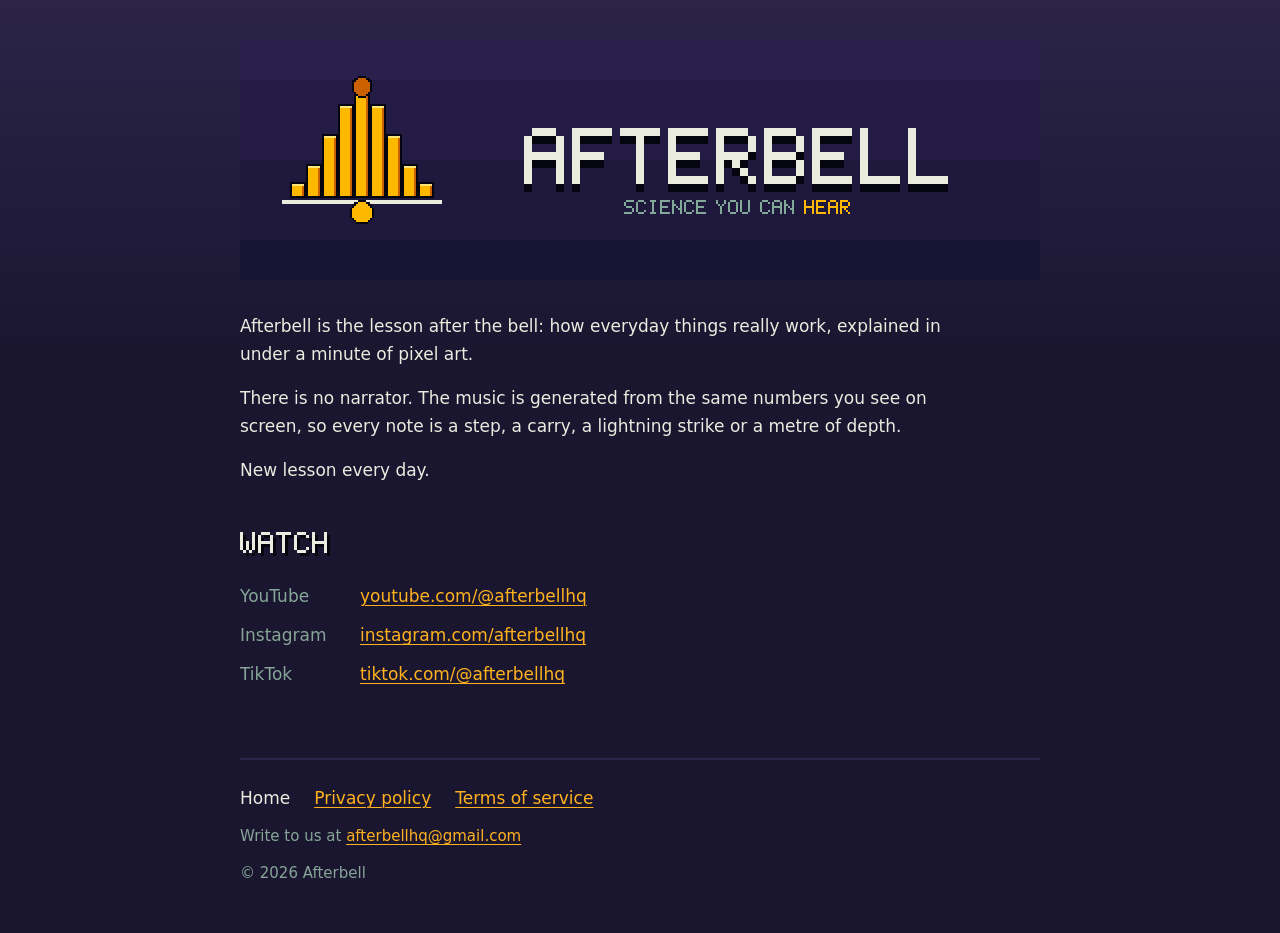
<file: index.html>
<!doctype html>
<html lang="en">
  <head>
    <meta charset="utf-8">
    <meta name="viewport" content="width=device-width, initial-scale=1">
    <title>Afterbell: science you can hear</title>
    <meta name="description" content="Afterbell makes short pixel-art science lessons where every sound is a number. Science you can hear.">
    <meta name="color-scheme" content="dark">
    <link rel="icon" href="assets/bell.png" type="image/png">
    <link rel="stylesheet" href="style.css">
  </head>
  <body>
    <main>
      <h1>
        <picture>
          <source media="(max-width: 40rem)" srcset="assets/lockup-stacked.png" width="480" height="480">
          <img class="lockup" src="assets/lockup-wide.png" width="800" height="240" alt="Afterbell: science you can hear">
        </picture>
      </h1>
      <p>Afterbell is the lesson after the bell: how everyday things really work, explained in under a minute of pixel art.</p>
      <p>There is no narrator. The music is generated from the same numbers you see on screen, so every note is a step, a carry, a lightning strike or a metre of depth.</p>
      <p>New lesson every day.</p>
      <h2 class="pixel"><span class="sr">Watch</span><svg aria-hidden="true" viewBox="0 0 30 8" width="90" height="24"><path fill="#05060e" d="M1 1h1v1h-1zM5 1h1v1h-1zM1 2h1v1h-1zM5 2h1v1h-1zM1 3h1v1h-1zM5 3h1v1h-1zM1 4h1v1h-1zM3 4h1v1h-1zM5 4h1v1h-1zM1 5h1v1h-1zM3 5h1v1h-1zM5 5h1v1h-1zM1 6h1v1h-1zM3 6h1v1h-1zM5 6h1v1h-1zM2 7h1v1h-1zM4 7h1v1h-1zM8 1h3v1h-3zM7 2h1v1h-1zM11 2h1v1h-1zM7 3h1v1h-1zM11 3h1v1h-1zM7 4h5v1h-5zM7 5h1v1h-1zM11 5h1v1h-1zM7 6h1v1h-1zM11 6h1v1h-1zM7 7h1v1h-1zM11 7h1v1h-1zM13 1h5v1h-5zM15 2h1v1h-1zM15 3h1v1h-1zM15 4h1v1h-1zM15 5h1v1h-1zM15 6h1v1h-1zM15 7h1v1h-1zM20 1h3v1h-3zM19 2h1v1h-1zM23 2h1v1h-1zM19 3h1v1h-1zM19 4h1v1h-1zM19 5h1v1h-1zM19 6h1v1h-1zM23 6h1v1h-1zM20 7h3v1h-3zM25 1h1v1h-1zM29 1h1v1h-1zM25 2h1v1h-1zM29 2h1v1h-1zM25 3h1v1h-1zM29 3h1v1h-1zM25 4h5v1h-5zM25 5h1v1h-1zM29 5h1v1h-1zM25 6h1v1h-1zM29 6h1v1h-1zM25 7h1v1h-1zM29 7h1v1h-1z"/><path fill="#e9ecdf" d="M0 0h1v1h-1zM4 0h1v1h-1zM0 1h1v1h-1zM4 1h1v1h-1zM0 2h1v1h-1zM4 2h1v1h-1zM0 3h1v1h-1zM2 3h1v1h-1zM4 3h1v1h-1zM0 4h1v1h-1zM2 4h1v1h-1zM4 4h1v1h-1zM0 5h1v1h-1zM2 5h1v1h-1zM4 5h1v1h-1zM1 6h1v1h-1zM3 6h1v1h-1zM7 0h3v1h-3zM6 1h1v1h-1zM10 1h1v1h-1zM6 2h1v1h-1zM10 2h1v1h-1zM6 3h5v1h-5zM6 4h1v1h-1zM10 4h1v1h-1zM6 5h1v1h-1zM10 5h1v1h-1zM6 6h1v1h-1zM10 6h1v1h-1zM12 0h5v1h-5zM14 1h1v1h-1zM14 2h1v1h-1zM14 3h1v1h-1zM14 4h1v1h-1zM14 5h1v1h-1zM14 6h1v1h-1zM19 0h3v1h-3zM18 1h1v1h-1zM22 1h1v1h-1zM18 2h1v1h-1zM18 3h1v1h-1zM18 4h1v1h-1zM18 5h1v1h-1zM22 5h1v1h-1zM19 6h3v1h-3zM24 0h1v1h-1zM28 0h1v1h-1zM24 1h1v1h-1zM28 1h1v1h-1zM24 2h1v1h-1zM28 2h1v1h-1zM24 3h5v1h-5zM24 4h1v1h-1zM28 4h1v1h-1zM24 5h1v1h-1zM28 5h1v1h-1zM24 6h1v1h-1zM28 6h1v1h-1z"/></svg></h2>
      <ul class="profiles">
        <li><span>YouTube</span><a href="https://www.youtube.com/@afterbellhq">youtube.com/@afterbellhq</a></li>
        <li><span>Instagram</span><a href="https://www.instagram.com/afterbellhq/">instagram.com/afterbellhq</a></li>
        <li><span>TikTok</span><a href="https://www.tiktok.com/@afterbellhq">tiktok.com/@afterbellhq</a></li>
      </ul>
    </main>
    <footer>
      <nav aria-label="Site">
        <a href="./" aria-current="page">Home</a>
        <a href="privacy.html">Privacy policy</a>
        <a href="terms.html">Terms of service</a>
      </nav>
      <p>Write to us at <a href="mailto:afterbellhq@gmail.com">afterbellhq@gmail.com</a></p>
      <p>&copy; 2026 Afterbell</p>
    </footer>
  </body>
</html>
</file>
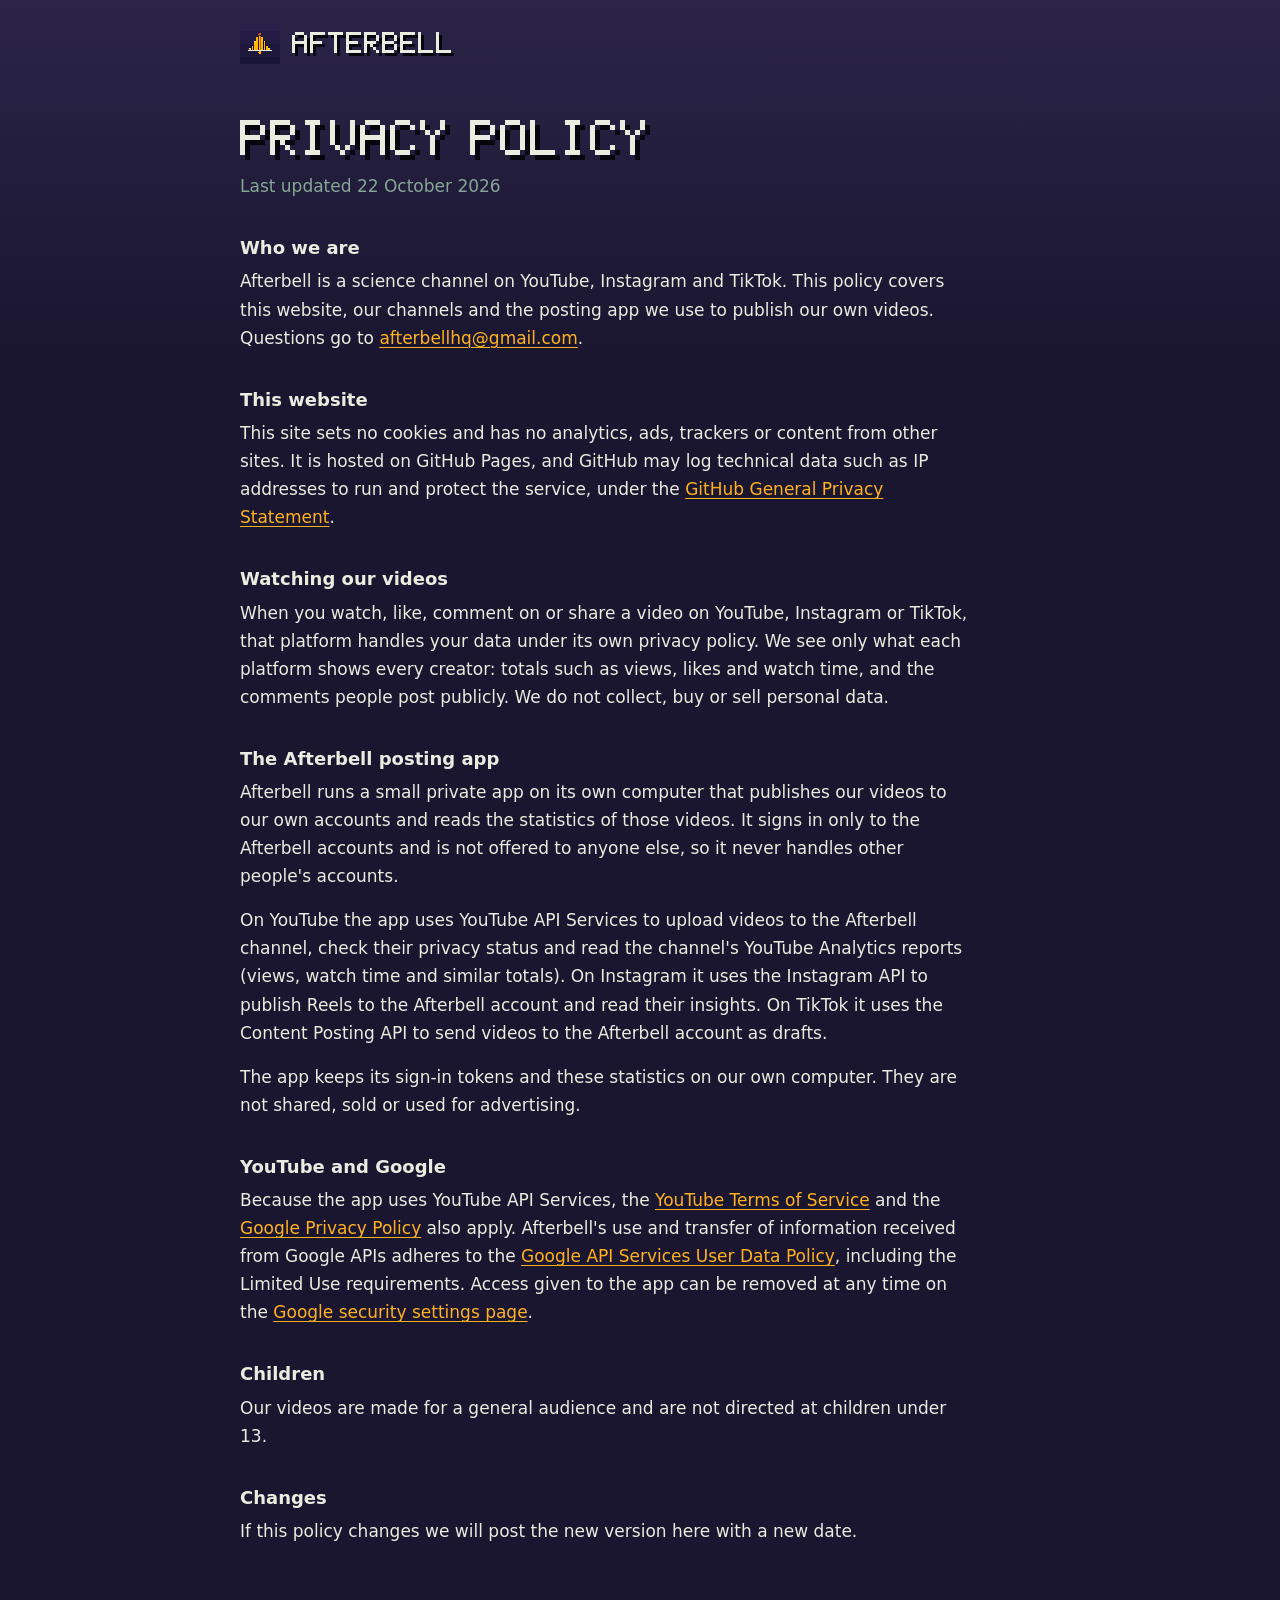
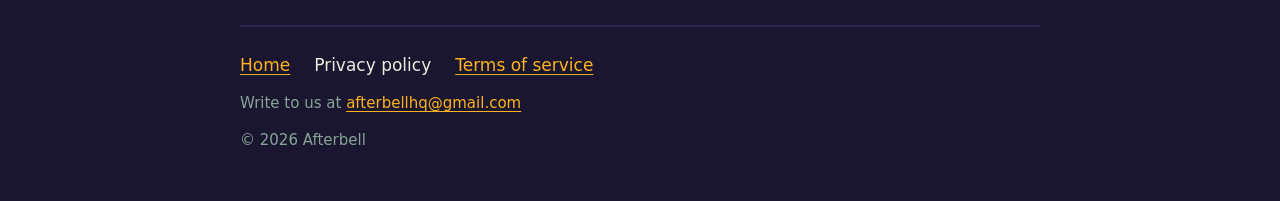
<file: privacy.html>
<!doctype html>
<html lang="en">
  <head>
    <meta charset="utf-8">
    <meta name="viewport" content="width=device-width, initial-scale=1">
    <title>Privacy policy: Afterbell</title>
    <meta name="description" content="How Afterbell handles data on this website, on its channels and in the app it uses to publish its own videos.">
    <meta name="color-scheme" content="dark">
    <link rel="icon" href="assets/bell.png" type="image/png">
    <link rel="stylesheet" href="style.css">
  </head>
  <body>
    <header class="top">
      <a href="./"><img src="assets/bell.png" width="40" height="40" alt=""><span class="sr">Afterbell home</span><svg aria-hidden="true" viewBox="0 0 54 8" width="162" height="24"><path fill="#05060e" d="M2 1h3v1h-3zM1 2h1v1h-1zM5 2h1v1h-1zM1 3h1v1h-1zM5 3h1v1h-1zM1 4h5v1h-5zM1 5h1v1h-1zM5 5h1v1h-1zM1 6h1v1h-1zM5 6h1v1h-1zM1 7h1v1h-1zM5 7h1v1h-1zM7 1h5v1h-5zM7 2h1v1h-1zM7 3h1v1h-1zM7 4h4v1h-4zM7 5h1v1h-1zM7 6h1v1h-1zM7 7h1v1h-1zM13 1h5v1h-5zM15 2h1v1h-1zM15 3h1v1h-1zM15 4h1v1h-1zM15 5h1v1h-1zM15 6h1v1h-1zM15 7h1v1h-1zM19 1h5v1h-5zM19 2h1v1h-1zM19 3h1v1h-1zM19 4h4v1h-4zM19 5h1v1h-1zM19 6h1v1h-1zM19 7h5v1h-5zM25 1h4v1h-4zM25 2h1v1h-1zM29 2h1v1h-1zM25 3h1v1h-1zM29 3h1v1h-1zM25 4h4v1h-4zM25 5h1v1h-1zM27 5h1v1h-1zM25 6h1v1h-1zM28 6h1v1h-1zM25 7h1v1h-1zM29 7h1v1h-1zM31 1h4v1h-4zM31 2h1v1h-1zM35 2h1v1h-1zM31 3h1v1h-1zM35 3h1v1h-1zM31 4h4v1h-4zM31 5h1v1h-1zM35 5h1v1h-1zM31 6h1v1h-1zM35 6h1v1h-1zM31 7h4v1h-4zM37 1h5v1h-5zM37 2h1v1h-1zM37 3h1v1h-1zM37 4h4v1h-4zM37 5h1v1h-1zM37 6h1v1h-1zM37 7h5v1h-5zM43 1h1v1h-1zM43 2h1v1h-1zM43 3h1v1h-1zM43 4h1v1h-1zM43 5h1v1h-1zM43 6h1v1h-1zM43 7h5v1h-5zM49 1h1v1h-1zM49 2h1v1h-1zM49 3h1v1h-1zM49 4h1v1h-1zM49 5h1v1h-1zM49 6h1v1h-1zM49 7h5v1h-5z"/><path fill="#e9ecdf" d="M1 0h3v1h-3zM0 1h1v1h-1zM4 1h1v1h-1zM0 2h1v1h-1zM4 2h1v1h-1zM0 3h5v1h-5zM0 4h1v1h-1zM4 4h1v1h-1zM0 5h1v1h-1zM4 5h1v1h-1zM0 6h1v1h-1zM4 6h1v1h-1zM6 0h5v1h-5zM6 1h1v1h-1zM6 2h1v1h-1zM6 3h4v1h-4zM6 4h1v1h-1zM6 5h1v1h-1zM6 6h1v1h-1zM12 0h5v1h-5zM14 1h1v1h-1zM14 2h1v1h-1zM14 3h1v1h-1zM14 4h1v1h-1zM14 5h1v1h-1zM14 6h1v1h-1zM18 0h5v1h-5zM18 1h1v1h-1zM18 2h1v1h-1zM18 3h4v1h-4zM18 4h1v1h-1zM18 5h1v1h-1zM18 6h5v1h-5zM24 0h4v1h-4zM24 1h1v1h-1zM28 1h1v1h-1zM24 2h1v1h-1zM28 2h1v1h-1zM24 3h4v1h-4zM24 4h1v1h-1zM26 4h1v1h-1zM24 5h1v1h-1zM27 5h1v1h-1zM24 6h1v1h-1zM28 6h1v1h-1zM30 0h4v1h-4zM30 1h1v1h-1zM34 1h1v1h-1zM30 2h1v1h-1zM34 2h1v1h-1zM30 3h4v1h-4zM30 4h1v1h-1zM34 4h1v1h-1zM30 5h1v1h-1zM34 5h1v1h-1zM30 6h4v1h-4zM36 0h5v1h-5zM36 1h1v1h-1zM36 2h1v1h-1zM36 3h4v1h-4zM36 4h1v1h-1zM36 5h1v1h-1zM36 6h5v1h-5zM42 0h1v1h-1zM42 1h1v1h-1zM42 2h1v1h-1zM42 3h1v1h-1zM42 4h1v1h-1zM42 5h1v1h-1zM42 6h5v1h-5zM48 0h1v1h-1zM48 1h1v1h-1zM48 2h1v1h-1zM48 3h1v1h-1zM48 4h1v1h-1zM48 5h1v1h-1zM48 6h5v1h-5z"/></svg></a>
    </header>
    <main>
      <article class="legal">
      <h1 class="pixel"><span class="sr">Privacy policy</span><svg aria-hidden="true" viewBox="0 0 82 8" width="410" height="40"><path fill="#05060e" d="M1 1h4v1h-4zM1 2h1v1h-1zM5 2h1v1h-1zM1 3h1v1h-1zM5 3h1v1h-1zM1 4h4v1h-4zM1 5h1v1h-1zM1 6h1v1h-1zM1 7h1v1h-1zM7 1h4v1h-4zM7 2h1v1h-1zM11 2h1v1h-1zM7 3h1v1h-1zM11 3h1v1h-1zM7 4h4v1h-4zM7 5h1v1h-1zM9 5h1v1h-1zM7 6h1v1h-1zM10 6h1v1h-1zM7 7h1v1h-1zM11 7h1v1h-1zM14 1h3v1h-3zM15 2h1v1h-1zM15 3h1v1h-1zM15 4h1v1h-1zM15 5h1v1h-1zM15 6h1v1h-1zM14 7h3v1h-3zM19 1h1v1h-1zM23 1h1v1h-1zM19 2h1v1h-1zM23 2h1v1h-1zM19 3h1v1h-1zM23 3h1v1h-1zM19 4h1v1h-1zM23 4h1v1h-1zM19 5h1v1h-1zM23 5h1v1h-1zM20 6h1v1h-1zM22 6h1v1h-1zM21 7h1v1h-1zM26 1h3v1h-3zM25 2h1v1h-1zM29 2h1v1h-1zM25 3h1v1h-1zM29 3h1v1h-1zM25 4h5v1h-5zM25 5h1v1h-1zM29 5h1v1h-1zM25 6h1v1h-1zM29 6h1v1h-1zM25 7h1v1h-1zM29 7h1v1h-1zM32 1h3v1h-3zM31 2h1v1h-1zM35 2h1v1h-1zM31 3h1v1h-1zM31 4h1v1h-1zM31 5h1v1h-1zM31 6h1v1h-1zM35 6h1v1h-1zM32 7h3v1h-3zM37 1h1v1h-1zM41 1h1v1h-1zM37 2h1v1h-1zM41 2h1v1h-1zM38 3h1v1h-1zM40 3h1v1h-1zM39 4h1v1h-1zM39 5h1v1h-1zM39 6h1v1h-1zM39 7h1v1h-1zM47 1h4v1h-4zM47 2h1v1h-1zM51 2h1v1h-1zM47 3h1v1h-1zM51 3h1v1h-1zM47 4h4v1h-4zM47 5h1v1h-1zM47 6h1v1h-1zM47 7h1v1h-1zM54 1h3v1h-3zM53 2h1v1h-1zM57 2h1v1h-1zM53 3h1v1h-1zM57 3h1v1h-1zM53 4h1v1h-1zM57 4h1v1h-1zM53 5h1v1h-1zM57 5h1v1h-1zM53 6h1v1h-1zM57 6h1v1h-1zM54 7h3v1h-3zM59 1h1v1h-1zM59 2h1v1h-1zM59 3h1v1h-1zM59 4h1v1h-1zM59 5h1v1h-1zM59 6h1v1h-1zM59 7h5v1h-5zM66 1h3v1h-3zM67 2h1v1h-1zM67 3h1v1h-1zM67 4h1v1h-1zM67 5h1v1h-1zM67 6h1v1h-1zM66 7h3v1h-3zM72 1h3v1h-3zM71 2h1v1h-1zM75 2h1v1h-1zM71 3h1v1h-1zM71 4h1v1h-1zM71 5h1v1h-1zM71 6h1v1h-1zM75 6h1v1h-1zM72 7h3v1h-3zM77 1h1v1h-1zM81 1h1v1h-1zM77 2h1v1h-1zM81 2h1v1h-1zM78 3h1v1h-1zM80 3h1v1h-1zM79 4h1v1h-1zM79 5h1v1h-1zM79 6h1v1h-1zM79 7h1v1h-1z"/><path fill="#e9ecdf" d="M0 0h4v1h-4zM0 1h1v1h-1zM4 1h1v1h-1zM0 2h1v1h-1zM4 2h1v1h-1zM0 3h4v1h-4zM0 4h1v1h-1zM0 5h1v1h-1zM0 6h1v1h-1zM6 0h4v1h-4zM6 1h1v1h-1zM10 1h1v1h-1zM6 2h1v1h-1zM10 2h1v1h-1zM6 3h4v1h-4zM6 4h1v1h-1zM8 4h1v1h-1zM6 5h1v1h-1zM9 5h1v1h-1zM6 6h1v1h-1zM10 6h1v1h-1zM13 0h3v1h-3zM14 1h1v1h-1zM14 2h1v1h-1zM14 3h1v1h-1zM14 4h1v1h-1zM14 5h1v1h-1zM13 6h3v1h-3zM18 0h1v1h-1zM22 0h1v1h-1zM18 1h1v1h-1zM22 1h1v1h-1zM18 2h1v1h-1zM22 2h1v1h-1zM18 3h1v1h-1zM22 3h1v1h-1zM18 4h1v1h-1zM22 4h1v1h-1zM19 5h1v1h-1zM21 5h1v1h-1zM20 6h1v1h-1zM25 0h3v1h-3zM24 1h1v1h-1zM28 1h1v1h-1zM24 2h1v1h-1zM28 2h1v1h-1zM24 3h5v1h-5zM24 4h1v1h-1zM28 4h1v1h-1zM24 5h1v1h-1zM28 5h1v1h-1zM24 6h1v1h-1zM28 6h1v1h-1zM31 0h3v1h-3zM30 1h1v1h-1zM34 1h1v1h-1zM30 2h1v1h-1zM30 3h1v1h-1zM30 4h1v1h-1zM30 5h1v1h-1zM34 5h1v1h-1zM31 6h3v1h-3zM36 0h1v1h-1zM40 0h1v1h-1zM36 1h1v1h-1zM40 1h1v1h-1zM37 2h1v1h-1zM39 2h1v1h-1zM38 3h1v1h-1zM38 4h1v1h-1zM38 5h1v1h-1zM38 6h1v1h-1zM46 0h4v1h-4zM46 1h1v1h-1zM50 1h1v1h-1zM46 2h1v1h-1zM50 2h1v1h-1zM46 3h4v1h-4zM46 4h1v1h-1zM46 5h1v1h-1zM46 6h1v1h-1zM53 0h3v1h-3zM52 1h1v1h-1zM56 1h1v1h-1zM52 2h1v1h-1zM56 2h1v1h-1zM52 3h1v1h-1zM56 3h1v1h-1zM52 4h1v1h-1zM56 4h1v1h-1zM52 5h1v1h-1zM56 5h1v1h-1zM53 6h3v1h-3zM58 0h1v1h-1zM58 1h1v1h-1zM58 2h1v1h-1zM58 3h1v1h-1zM58 4h1v1h-1zM58 5h1v1h-1zM58 6h5v1h-5zM65 0h3v1h-3zM66 1h1v1h-1zM66 2h1v1h-1zM66 3h1v1h-1zM66 4h1v1h-1zM66 5h1v1h-1zM65 6h3v1h-3zM71 0h3v1h-3zM70 1h1v1h-1zM74 1h1v1h-1zM70 2h1v1h-1zM70 3h1v1h-1zM70 4h1v1h-1zM70 5h1v1h-1zM74 5h1v1h-1zM71 6h3v1h-3zM76 0h1v1h-1zM80 0h1v1h-1zM76 1h1v1h-1zM80 1h1v1h-1zM77 2h1v1h-1zM79 2h1v1h-1zM78 3h1v1h-1zM78 4h1v1h-1zM78 5h1v1h-1zM78 6h1v1h-1z"/></svg></h1>
      <p class="updated">Last updated 22 October 2026</p>
      <h2>Who we are</h2>
      <p>Afterbell is a science channel on YouTube, Instagram and TikTok. This policy covers this website, our channels and the posting app we use to publish our own videos. Questions go to <a href="mailto:afterbellhq@gmail.com">afterbellhq@gmail.com</a>.</p>
      <h2>This website</h2>
      <p>This site sets no cookies and has no analytics, ads, trackers or content from other sites. It is hosted on GitHub Pages, and GitHub may log technical data such as IP addresses to run and protect the service, under the <a href="https://docs.github.com/en/site-policy/privacy-policies/github-general-privacy-statement">GitHub General Privacy Statement</a>.</p>
      <h2>Watching our videos</h2>
      <p>When you watch, like, comment on or share a video on YouTube, Instagram or TikTok, that platform handles your data under its own privacy policy. We see only what each platform shows every creator: totals such as views, likes and watch time, and the comments people post publicly. We do not collect, buy or sell personal data.</p>
      <h2>The Afterbell posting app</h2>
      <p>Afterbell runs a small private app on its own computer that publishes our videos to our own accounts and reads the statistics of those videos. It signs in only to the Afterbell accounts and is not offered to anyone else, so it never handles other people&apos;s accounts.</p>
      <p>On YouTube the app uses YouTube API Services to upload videos to the Afterbell channel, check their privacy status and read the channel&apos;s YouTube Analytics reports (views, watch time and similar totals). On Instagram it uses the Instagram API to publish Reels to the Afterbell account and read their insights. On TikTok it uses the Content Posting API to send videos to the Afterbell account as drafts.</p>
      <p>The app keeps its sign-in tokens and these statistics on our own computer. They are not shared, sold or used for advertising.</p>
      <h2>YouTube and Google</h2>
      <p>Because the app uses YouTube API Services, the <a href="https://www.youtube.com/t/terms">YouTube Terms of Service</a> and the <a href="https://policies.google.com/privacy">Google Privacy Policy</a> also apply. Afterbell&apos;s use and transfer of information received from Google APIs adheres to the <a href="https://developers.google.com/terms/api-services-user-data-policy">Google API Services User Data Policy</a>, including the Limited Use requirements. Access given to the app can be removed at any time on the <a href="https://security.google.com/settings/security/permissions">Google security settings page</a>.</p>
      <h2>Children</h2>
      <p>Our videos are made for a general audience and are not directed at children under 13.</p>
      <h2>Changes</h2>
      <p>If this policy changes we will post the new version here with a new date.</p>
      </article>
    </main>
    <footer>
      <nav aria-label="Site">
        <a href="./">Home</a>
        <a href="privacy.html" aria-current="page">Privacy policy</a>
        <a href="terms.html">Terms of service</a>
      </nav>
      <p>Write to us at <a href="mailto:afterbellhq@gmail.com">afterbellhq@gmail.com</a></p>
      <p>&copy; 2026 Afterbell</p>
    </footer>
  </body>
</html>
</file>
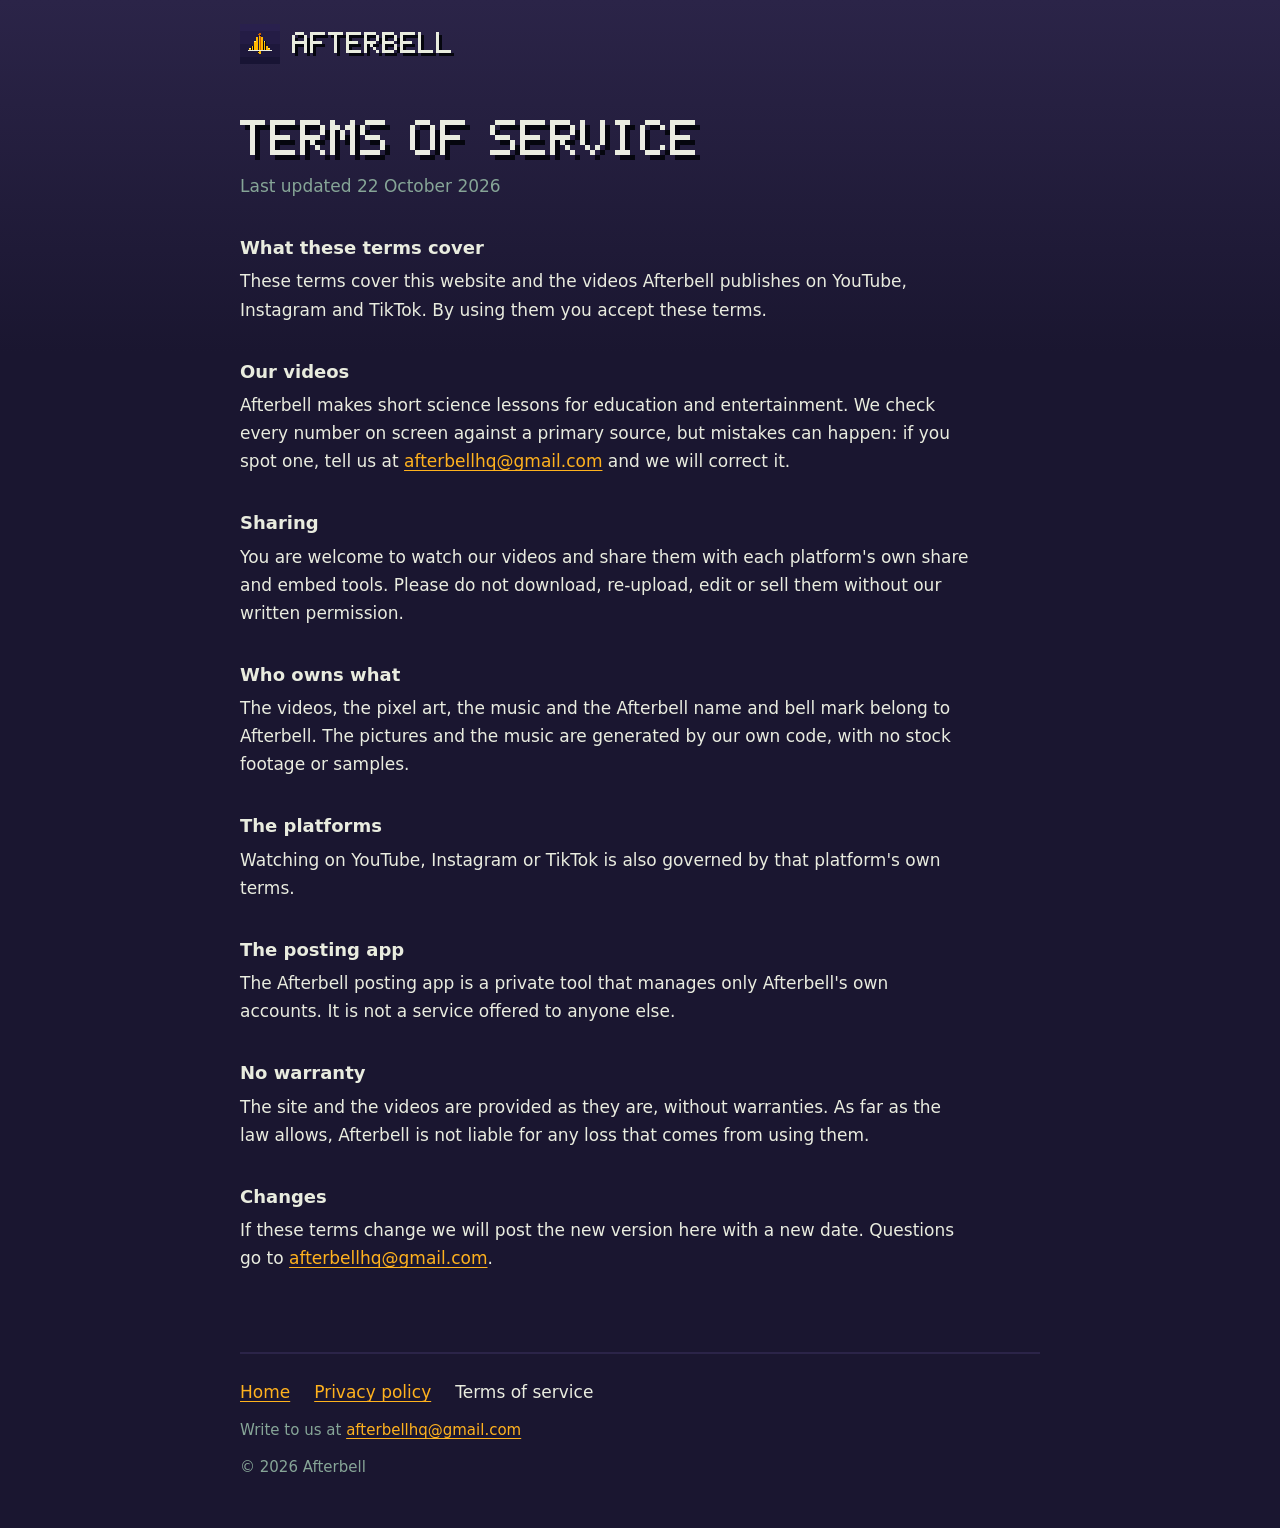
<file: terms.html>
<!doctype html>
<html lang="en">
  <head>
    <meta charset="utf-8">
    <meta name="viewport" content="width=device-width, initial-scale=1">
    <title>Terms of service: Afterbell</title>
    <meta name="description" content="The terms for using the Afterbell website and watching Afterbell videos.">
    <meta name="color-scheme" content="dark">
    <link rel="icon" href="assets/bell.png" type="image/png">
    <link rel="stylesheet" href="style.css">
  </head>
  <body>
    <header class="top">
      <a href="./"><img src="assets/bell.png" width="40" height="40" alt=""><span class="sr">Afterbell home</span><svg aria-hidden="true" viewBox="0 0 54 8" width="162" height="24"><path fill="#05060e" d="M2 1h3v1h-3zM1 2h1v1h-1zM5 2h1v1h-1zM1 3h1v1h-1zM5 3h1v1h-1zM1 4h5v1h-5zM1 5h1v1h-1zM5 5h1v1h-1zM1 6h1v1h-1zM5 6h1v1h-1zM1 7h1v1h-1zM5 7h1v1h-1zM7 1h5v1h-5zM7 2h1v1h-1zM7 3h1v1h-1zM7 4h4v1h-4zM7 5h1v1h-1zM7 6h1v1h-1zM7 7h1v1h-1zM13 1h5v1h-5zM15 2h1v1h-1zM15 3h1v1h-1zM15 4h1v1h-1zM15 5h1v1h-1zM15 6h1v1h-1zM15 7h1v1h-1zM19 1h5v1h-5zM19 2h1v1h-1zM19 3h1v1h-1zM19 4h4v1h-4zM19 5h1v1h-1zM19 6h1v1h-1zM19 7h5v1h-5zM25 1h4v1h-4zM25 2h1v1h-1zM29 2h1v1h-1zM25 3h1v1h-1zM29 3h1v1h-1zM25 4h4v1h-4zM25 5h1v1h-1zM27 5h1v1h-1zM25 6h1v1h-1zM28 6h1v1h-1zM25 7h1v1h-1zM29 7h1v1h-1zM31 1h4v1h-4zM31 2h1v1h-1zM35 2h1v1h-1zM31 3h1v1h-1zM35 3h1v1h-1zM31 4h4v1h-4zM31 5h1v1h-1zM35 5h1v1h-1zM31 6h1v1h-1zM35 6h1v1h-1zM31 7h4v1h-4zM37 1h5v1h-5zM37 2h1v1h-1zM37 3h1v1h-1zM37 4h4v1h-4zM37 5h1v1h-1zM37 6h1v1h-1zM37 7h5v1h-5zM43 1h1v1h-1zM43 2h1v1h-1zM43 3h1v1h-1zM43 4h1v1h-1zM43 5h1v1h-1zM43 6h1v1h-1zM43 7h5v1h-5zM49 1h1v1h-1zM49 2h1v1h-1zM49 3h1v1h-1zM49 4h1v1h-1zM49 5h1v1h-1zM49 6h1v1h-1zM49 7h5v1h-5z"/><path fill="#e9ecdf" d="M1 0h3v1h-3zM0 1h1v1h-1zM4 1h1v1h-1zM0 2h1v1h-1zM4 2h1v1h-1zM0 3h5v1h-5zM0 4h1v1h-1zM4 4h1v1h-1zM0 5h1v1h-1zM4 5h1v1h-1zM0 6h1v1h-1zM4 6h1v1h-1zM6 0h5v1h-5zM6 1h1v1h-1zM6 2h1v1h-1zM6 3h4v1h-4zM6 4h1v1h-1zM6 5h1v1h-1zM6 6h1v1h-1zM12 0h5v1h-5zM14 1h1v1h-1zM14 2h1v1h-1zM14 3h1v1h-1zM14 4h1v1h-1zM14 5h1v1h-1zM14 6h1v1h-1zM18 0h5v1h-5zM18 1h1v1h-1zM18 2h1v1h-1zM18 3h4v1h-4zM18 4h1v1h-1zM18 5h1v1h-1zM18 6h5v1h-5zM24 0h4v1h-4zM24 1h1v1h-1zM28 1h1v1h-1zM24 2h1v1h-1zM28 2h1v1h-1zM24 3h4v1h-4zM24 4h1v1h-1zM26 4h1v1h-1zM24 5h1v1h-1zM27 5h1v1h-1zM24 6h1v1h-1zM28 6h1v1h-1zM30 0h4v1h-4zM30 1h1v1h-1zM34 1h1v1h-1zM30 2h1v1h-1zM34 2h1v1h-1zM30 3h4v1h-4zM30 4h1v1h-1zM34 4h1v1h-1zM30 5h1v1h-1zM34 5h1v1h-1zM30 6h4v1h-4zM36 0h5v1h-5zM36 1h1v1h-1zM36 2h1v1h-1zM36 3h4v1h-4zM36 4h1v1h-1zM36 5h1v1h-1zM36 6h5v1h-5zM42 0h1v1h-1zM42 1h1v1h-1zM42 2h1v1h-1zM42 3h1v1h-1zM42 4h1v1h-1zM42 5h1v1h-1zM42 6h5v1h-5zM48 0h1v1h-1zM48 1h1v1h-1zM48 2h1v1h-1zM48 3h1v1h-1zM48 4h1v1h-1zM48 5h1v1h-1zM48 6h5v1h-5z"/></svg></a>
    </header>
    <main>
      <article class="legal">
      <h1 class="pixel"><span class="sr">Terms of service</span><svg aria-hidden="true" viewBox="0 0 92 8" width="460" height="40"><path fill="#05060e" d="M1 1h5v1h-5zM3 2h1v1h-1zM3 3h1v1h-1zM3 4h1v1h-1zM3 5h1v1h-1zM3 6h1v1h-1zM3 7h1v1h-1zM7 1h5v1h-5zM7 2h1v1h-1zM7 3h1v1h-1zM7 4h4v1h-4zM7 5h1v1h-1zM7 6h1v1h-1zM7 7h5v1h-5zM13 1h4v1h-4zM13 2h1v1h-1zM17 2h1v1h-1zM13 3h1v1h-1zM17 3h1v1h-1zM13 4h4v1h-4zM13 5h1v1h-1zM15 5h1v1h-1zM13 6h1v1h-1zM16 6h1v1h-1zM13 7h1v1h-1zM17 7h1v1h-1zM19 1h1v1h-1zM23 1h1v1h-1zM19 2h2v1h-2zM22 2h2v1h-2zM19 3h1v1h-1zM21 3h1v1h-1zM23 3h1v1h-1zM19 4h1v1h-1zM21 4h1v1h-1zM23 4h1v1h-1zM19 5h1v1h-1zM23 5h1v1h-1zM19 6h1v1h-1zM23 6h1v1h-1zM19 7h1v1h-1zM23 7h1v1h-1zM26 1h4v1h-4zM25 2h1v1h-1zM25 3h1v1h-1zM26 4h3v1h-3zM29 5h1v1h-1zM29 6h1v1h-1zM25 7h4v1h-4zM36 1h3v1h-3zM35 2h1v1h-1zM39 2h1v1h-1zM35 3h1v1h-1zM39 3h1v1h-1zM35 4h1v1h-1zM39 4h1v1h-1zM35 5h1v1h-1zM39 5h1v1h-1zM35 6h1v1h-1zM39 6h1v1h-1zM36 7h3v1h-3zM41 1h5v1h-5zM41 2h1v1h-1zM41 3h1v1h-1zM41 4h4v1h-4zM41 5h1v1h-1zM41 6h1v1h-1zM41 7h1v1h-1zM52 1h4v1h-4zM51 2h1v1h-1zM51 3h1v1h-1zM52 4h3v1h-3zM55 5h1v1h-1zM55 6h1v1h-1zM51 7h4v1h-4zM57 1h5v1h-5zM57 2h1v1h-1zM57 3h1v1h-1zM57 4h4v1h-4zM57 5h1v1h-1zM57 6h1v1h-1zM57 7h5v1h-5zM63 1h4v1h-4zM63 2h1v1h-1zM67 2h1v1h-1zM63 3h1v1h-1zM67 3h1v1h-1zM63 4h4v1h-4zM63 5h1v1h-1zM65 5h1v1h-1zM63 6h1v1h-1zM66 6h1v1h-1zM63 7h1v1h-1zM67 7h1v1h-1zM69 1h1v1h-1zM73 1h1v1h-1zM69 2h1v1h-1zM73 2h1v1h-1zM69 3h1v1h-1zM73 3h1v1h-1zM69 4h1v1h-1zM73 4h1v1h-1zM69 5h1v1h-1zM73 5h1v1h-1zM70 6h1v1h-1zM72 6h1v1h-1zM71 7h1v1h-1zM76 1h3v1h-3zM77 2h1v1h-1zM77 3h1v1h-1zM77 4h1v1h-1zM77 5h1v1h-1zM77 6h1v1h-1zM76 7h3v1h-3zM82 1h3v1h-3zM81 2h1v1h-1zM85 2h1v1h-1zM81 3h1v1h-1zM81 4h1v1h-1zM81 5h1v1h-1zM81 6h1v1h-1zM85 6h1v1h-1zM82 7h3v1h-3zM87 1h5v1h-5zM87 2h1v1h-1zM87 3h1v1h-1zM87 4h4v1h-4zM87 5h1v1h-1zM87 6h1v1h-1zM87 7h5v1h-5z"/><path fill="#e9ecdf" d="M0 0h5v1h-5zM2 1h1v1h-1zM2 2h1v1h-1zM2 3h1v1h-1zM2 4h1v1h-1zM2 5h1v1h-1zM2 6h1v1h-1zM6 0h5v1h-5zM6 1h1v1h-1zM6 2h1v1h-1zM6 3h4v1h-4zM6 4h1v1h-1zM6 5h1v1h-1zM6 6h5v1h-5zM12 0h4v1h-4zM12 1h1v1h-1zM16 1h1v1h-1zM12 2h1v1h-1zM16 2h1v1h-1zM12 3h4v1h-4zM12 4h1v1h-1zM14 4h1v1h-1zM12 5h1v1h-1zM15 5h1v1h-1zM12 6h1v1h-1zM16 6h1v1h-1zM18 0h1v1h-1zM22 0h1v1h-1zM18 1h2v1h-2zM21 1h2v1h-2zM18 2h1v1h-1zM20 2h1v1h-1zM22 2h1v1h-1zM18 3h1v1h-1zM20 3h1v1h-1zM22 3h1v1h-1zM18 4h1v1h-1zM22 4h1v1h-1zM18 5h1v1h-1zM22 5h1v1h-1zM18 6h1v1h-1zM22 6h1v1h-1zM25 0h4v1h-4zM24 1h1v1h-1zM24 2h1v1h-1zM25 3h3v1h-3zM28 4h1v1h-1zM28 5h1v1h-1zM24 6h4v1h-4zM35 0h3v1h-3zM34 1h1v1h-1zM38 1h1v1h-1zM34 2h1v1h-1zM38 2h1v1h-1zM34 3h1v1h-1zM38 3h1v1h-1zM34 4h1v1h-1zM38 4h1v1h-1zM34 5h1v1h-1zM38 5h1v1h-1zM35 6h3v1h-3zM40 0h5v1h-5zM40 1h1v1h-1zM40 2h1v1h-1zM40 3h4v1h-4zM40 4h1v1h-1zM40 5h1v1h-1zM40 6h1v1h-1zM51 0h4v1h-4zM50 1h1v1h-1zM50 2h1v1h-1zM51 3h3v1h-3zM54 4h1v1h-1zM54 5h1v1h-1zM50 6h4v1h-4zM56 0h5v1h-5zM56 1h1v1h-1zM56 2h1v1h-1zM56 3h4v1h-4zM56 4h1v1h-1zM56 5h1v1h-1zM56 6h5v1h-5zM62 0h4v1h-4zM62 1h1v1h-1zM66 1h1v1h-1zM62 2h1v1h-1zM66 2h1v1h-1zM62 3h4v1h-4zM62 4h1v1h-1zM64 4h1v1h-1zM62 5h1v1h-1zM65 5h1v1h-1zM62 6h1v1h-1zM66 6h1v1h-1zM68 0h1v1h-1zM72 0h1v1h-1zM68 1h1v1h-1zM72 1h1v1h-1zM68 2h1v1h-1zM72 2h1v1h-1zM68 3h1v1h-1zM72 3h1v1h-1zM68 4h1v1h-1zM72 4h1v1h-1zM69 5h1v1h-1zM71 5h1v1h-1zM70 6h1v1h-1zM75 0h3v1h-3zM76 1h1v1h-1zM76 2h1v1h-1zM76 3h1v1h-1zM76 4h1v1h-1zM76 5h1v1h-1zM75 6h3v1h-3zM81 0h3v1h-3zM80 1h1v1h-1zM84 1h1v1h-1zM80 2h1v1h-1zM80 3h1v1h-1zM80 4h1v1h-1zM80 5h1v1h-1zM84 5h1v1h-1zM81 6h3v1h-3zM86 0h5v1h-5zM86 1h1v1h-1zM86 2h1v1h-1zM86 3h4v1h-4zM86 4h1v1h-1zM86 5h1v1h-1zM86 6h5v1h-5z"/></svg></h1>
      <p class="updated">Last updated 22 October 2026</p>
      <h2>What these terms cover</h2>
      <p>These terms cover this website and the videos Afterbell publishes on YouTube, Instagram and TikTok. By using them you accept these terms.</p>
      <h2>Our videos</h2>
      <p>Afterbell makes short science lessons for education and entertainment. We check every number on screen against a primary source, but mistakes can happen: if you spot one, tell us at <a href="mailto:afterbellhq@gmail.com">afterbellhq@gmail.com</a> and we will correct it.</p>
      <h2>Sharing</h2>
      <p>You are welcome to watch our videos and share them with each platform&apos;s own share and embed tools. Please do not download, re-upload, edit or sell them without our written permission.</p>
      <h2>Who owns what</h2>
      <p>The videos, the pixel art, the music and the Afterbell name and bell mark belong to Afterbell. The pictures and the music are generated by our own code, with no stock footage or samples.</p>
      <h2>The platforms</h2>
      <p>Watching on YouTube, Instagram or TikTok is also governed by that platform&apos;s own terms.</p>
      <h2>The posting app</h2>
      <p>The Afterbell posting app is a private tool that manages only Afterbell&apos;s own accounts. It is not a service offered to anyone else.</p>
      <h2>No warranty</h2>
      <p>The site and the videos are provided as they are, without warranties. As far as the law allows, Afterbell is not liable for any loss that comes from using them.</p>
      <h2>Changes</h2>
      <p>If these terms change we will post the new version here with a new date. Questions go to <a href="mailto:afterbellhq@gmail.com">afterbellhq@gmail.com</a>.</p>
      </article>
    </main>
    <footer>
      <nav aria-label="Site">
        <a href="./">Home</a>
        <a href="privacy.html">Privacy policy</a>
        <a href="terms.html" aria-current="page">Terms of service</a>
      </nav>
      <p>Write to us at <a href="mailto:afterbellhq@gmail.com">afterbellhq@gmail.com</a></p>
      <p>&copy; 2026 Afterbell</p>
    </footer>
  </body>
</html>
</file>
<file: style.css>
/* Afterbell: the night-school palette from lib/logo.js. */
:root {
  color-scheme: dark;
  --night: #1a1630;
  --night-lt: #2b2448;
  --ink: #05060e;
  --chalk: #e9ecdf;
  --chalk-dim: #86a597;
  --amber: #ffb21e;
  --amber-lt: #ffe08a;
  /* The wide lockup is 400 pixels: the column holds it at exactly 2x. */
  --column: 800px;
}

* { box-sizing: border-box; }

html { background: var(--night); }

body {
  margin: 0;
  background: linear-gradient(var(--night-lt), var(--night) 22rem) no-repeat, var(--night);
  color: var(--chalk);
  font: 1.0625rem/1.65 system-ui, -apple-system, "Segoe UI", Roboto, "Helvetica Neue", Arial, sans-serif;
}

.top, main, footer {
  max-width: calc(var(--column) + 2rem);
  margin: 0 auto;
  padding: 0 1rem;
}

/* Keeps the first heading's margin inside the page, so the night gradient starts at the top. */
main { display: flow-root; }

img, svg { image-rendering: pixelated; }

.top a {
  display: inline-flex;
  align-items: center;
  gap: 0.75rem;
  margin-top: 1.5rem;
  text-decoration: none;
}

.top img { display: block; width: 40px; height: 40px; }

h1, h2 { margin: 0; line-height: 1; }

.lockup {
  display: block;
  width: 100%;
  max-width: 480px;
  height: auto;
  margin: 2.5rem 0 2rem;
}

@media (min-width: 40.0625rem) {
  .lockup { max-width: var(--column); }
}

.pixel svg {
  display: block;
  max-width: 100%;
  height: auto;
  shape-rendering: crispEdges;
}

h1.pixel { margin: 3rem 0 0.75rem; }

h2.pixel { margin: 3rem 0 1.25rem; }

p { margin: 0 0 1rem; max-width: 68ch; }

.updated { color: var(--chalk-dim); margin-bottom: 2.25rem; }

.legal h2 {
  margin: 2.25rem 0 0.5rem;
  font-size: 1.125rem;
  font-weight: 650;
  line-height: 1.3;
}

a {
  color: var(--amber);
  text-decoration-thickness: 1px;
  text-underline-offset: 0.2em;
}

a:hover { color: var(--amber-lt); }

a:focus-visible {
  outline: 2px solid var(--amber);
  outline-offset: 3px;
  border-radius: 2px;
}

.profiles { list-style: none; margin: 0; padding: 0; }

.profiles li {
  display: grid;
  grid-template-columns: 6.5rem 1fr;
  gap: 1rem;
  padding: 0.35rem 0;
}

.profiles span { color: var(--chalk-dim); }

footer {
  margin-top: 4rem;
  padding-bottom: 3rem;
}

footer nav {
  display: flex;
  flex-wrap: wrap;
  gap: 0.5rem 1.5rem;
  padding-top: 1.5rem;
  border-top: 2px solid var(--night-lt);
}

footer nav [aria-current] { color: var(--chalk); text-decoration: none; }

footer p { margin: 0.75rem 0 0; color: var(--chalk-dim); font-size: 0.9375rem; }

.sr {
  position: absolute;
  width: 1px;
  height: 1px;
  overflow: hidden;
  clip-path: inset(50%);
  white-space: nowrap;
}
</file>
